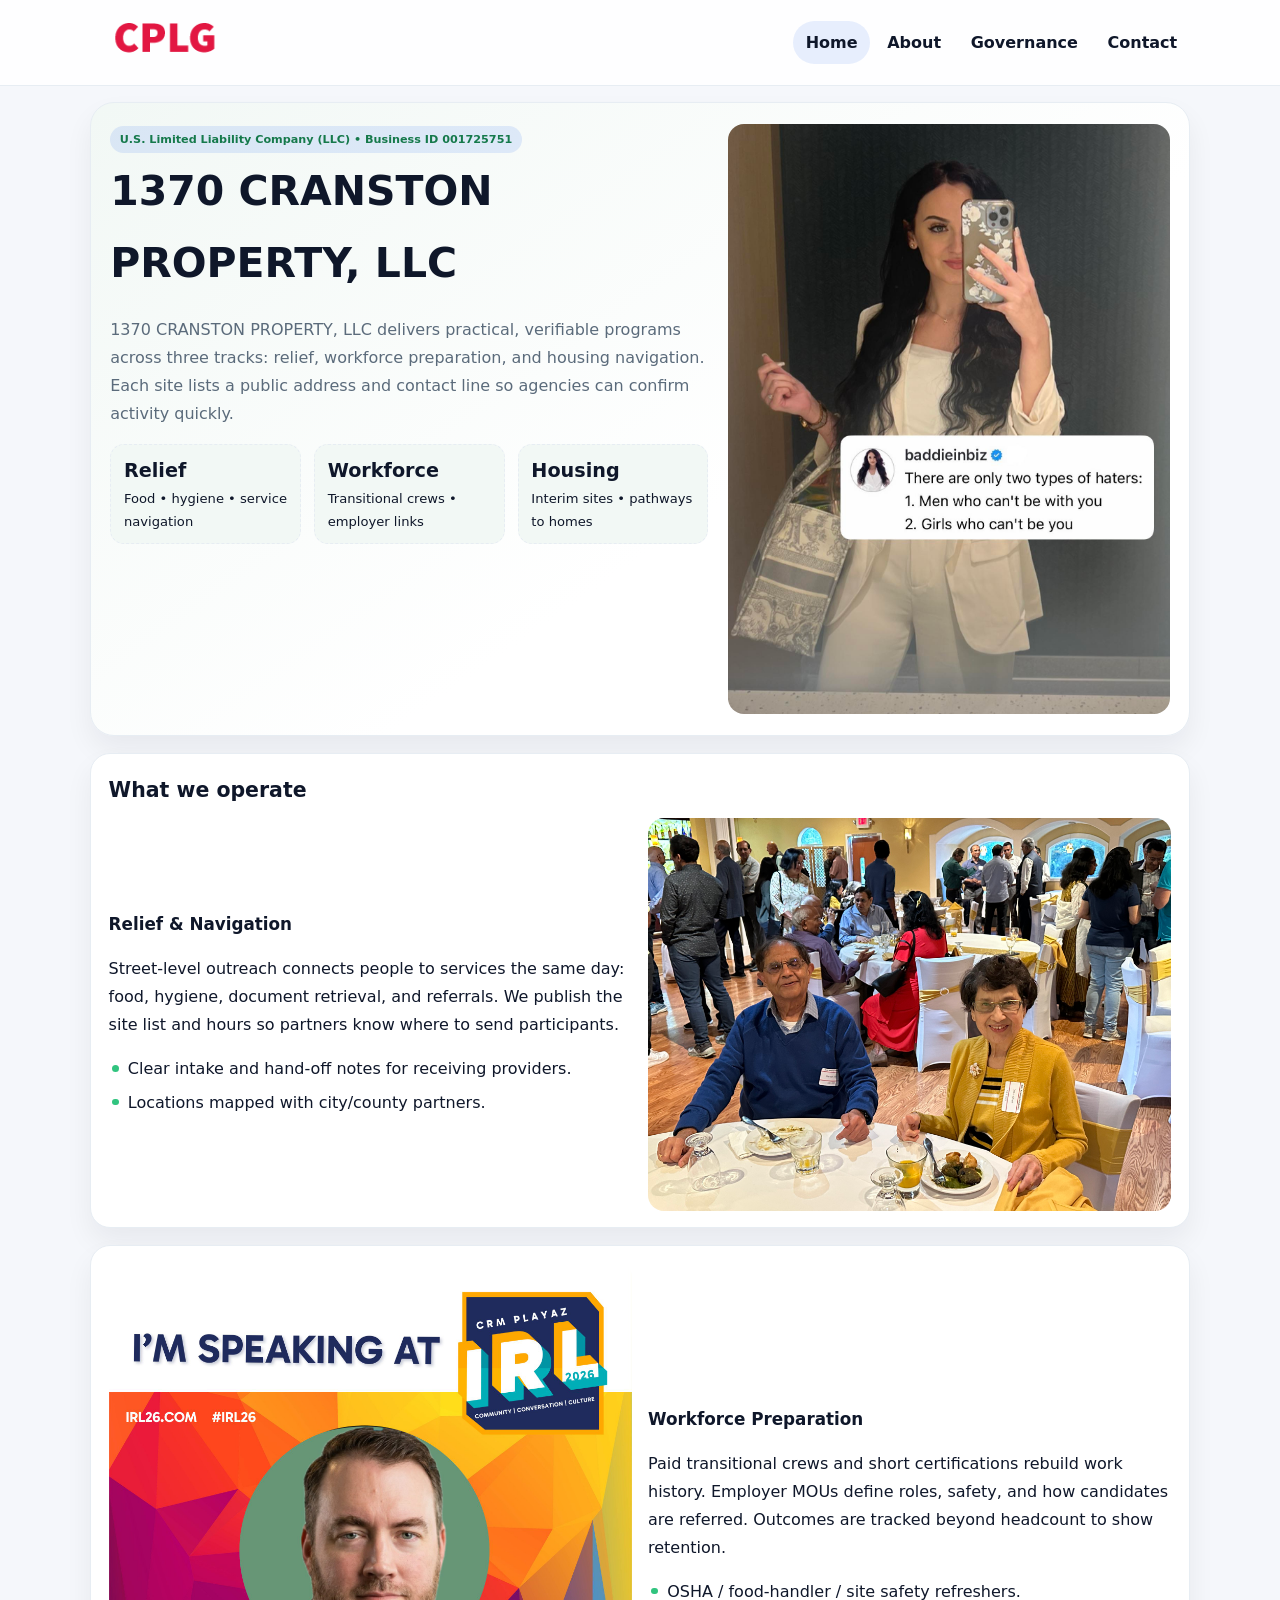
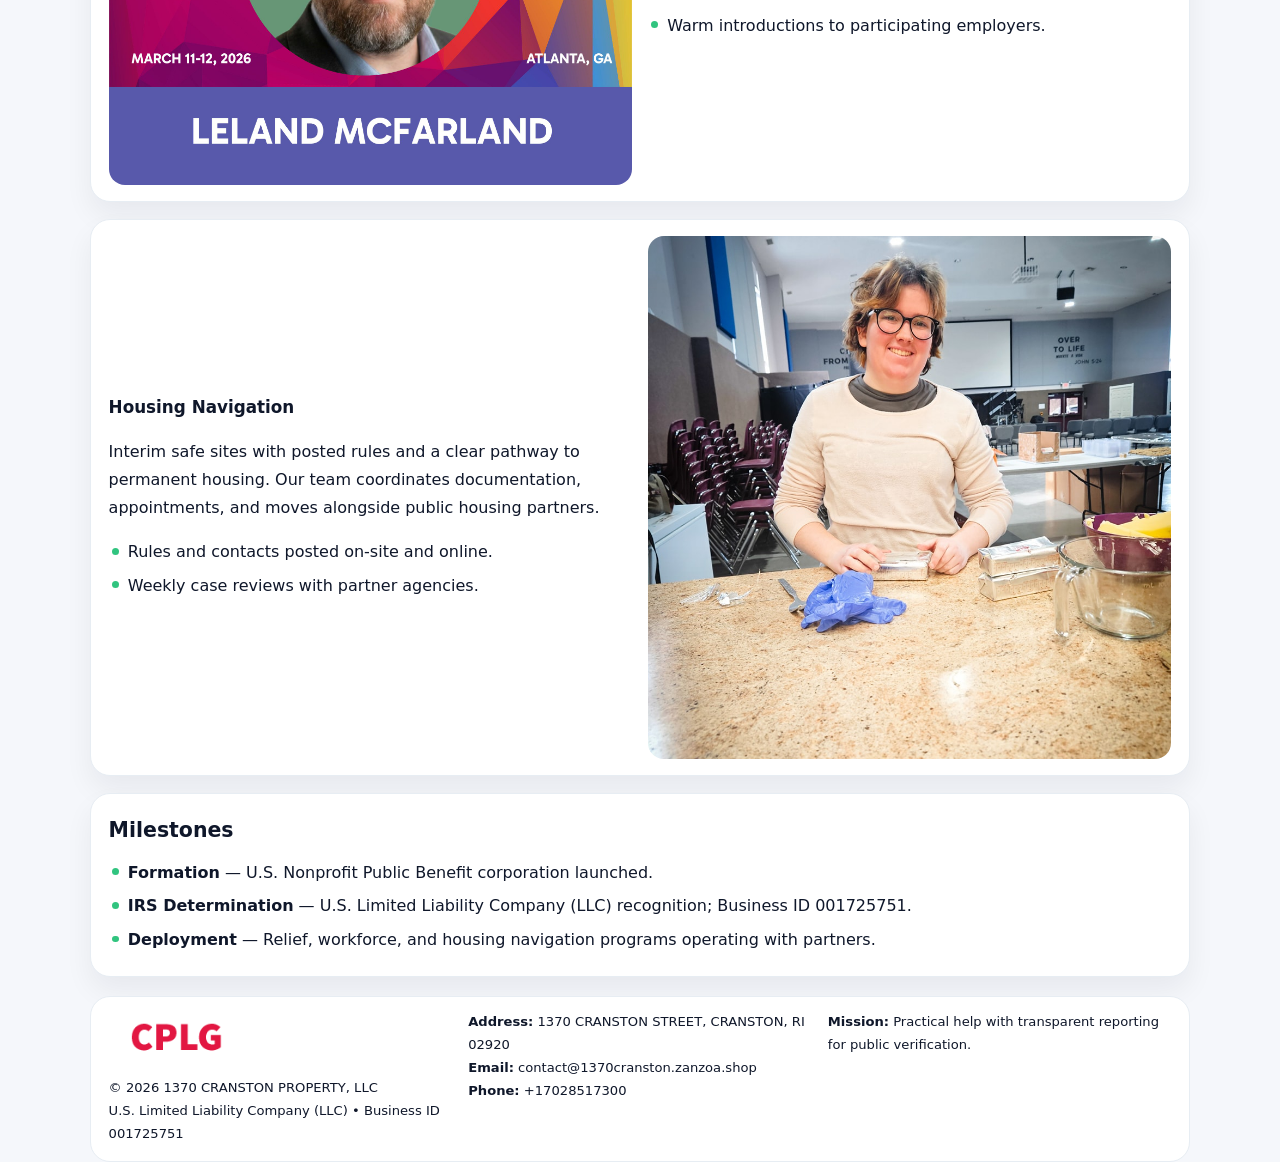
<file: index.html>
<!doctype html><html lang="en"><head>
<meta charset="utf-8">
<meta name="viewport" content="width=device-width,initial-scale=1">
<title>1370 CRANSTON PROPERTY, LLC – Nonprofit • 2025</title>
<link rel="stylesheet" href="assets/styles.css">
<link rel="icon" href="images/logo.png">
<meta name="data-ein" content="001725751">
<meta name="data-name" content="1370 CRANSTON PROPERTY, LLC">
  <meta name="description" content="Our nonprofit strengthens the community with programs focused on community services, education, and direct relief.">
<meta name="facebook-domain-verification" content="m0lgrhh3xr694x77f4d5j6rd3rc2m1" />
</head><body>
<div style="position:absolute;left:-9999px;top:-9999px;opacity:0" data-uniq="{{UNIQUE_BLOB}}">
  <span>Our nonprofit strengthens the community with programs focused on community services, education, and direct relief.</span><svg width="12" height="12" viewBox="0 0 12 12" xmlns="http://www.w3.org/2000/svg"><circle cx="6" cy="6" r="5" fill="#2563eb"/></svg><img src="images/about.jpg" width="1" height="1" alt="" loading="lazy"/>
</div>

<header class="header">
  <div class="c475f59ebb6">
    <a href="index.html"><img src="images/logo.png" alt=""></a>
    <div class="links">
      <a class="active" href="index.html">Home</a>
      <a href="about.html">About</a>
      <a href="governance.html">Governance</a>
      <a href="contact.html">Contact</a>
    </div>
  </div>
</header>

<section class="mast">
  <div>
    <span class="c50c5daa1ae">U.S. Limited Liability Company (LLC) • Business ID 001725751</span>
    <h1>1370 CRANSTON PROPERTY, LLC</h1>
    <p>1370 CRANSTON PROPERTY, LLC delivers practical, verifiable programs across three tracks: relief, workforce preparation, and housing navigation. Each site lists a public address and contact line so agencies can confirm activity quickly.</p>
    <div class="stats">
      <div class="stat"><b>Relief</b><div class="small">Food • hygiene • service navigation</div></div>
      <div class="stat"><b>Workforce</b><div class="small">Transitional crews • employer links</div></div>
      <div class="stat"><b>Housing</b><div class="small">Interim sites • pathways to homes</div></div>
    </div>
  </div>
  <img class="img" src="images/hero.jpg" alt="Program hero">
</section>

<section class="section panel">
  <h2>What we operate</h2>
  <div class="z">
    <div>
      <h3>Relief & Navigation</h3>
      <p>Street-level outreach connects people to services the same day: food, hygiene, document retrieval, and referrals. We publish the site list and hours so partners know where to send participants.</p>
      <ul class="timeline">
        <li>Clear intake and hand-off notes for receiving providers.</li>
        <li>Locations mapped with city/county partners.</li>
      </ul>
    </div>
    <img class="img" src="images/relief.jpg" alt="">
  </div>
</section>

<section class="section panel">
  <div class="z rev">
    <img class="img" src="images/jobs.jpg" alt="">
    <div>
      <h3>Workforce Preparation</h3>
      <p>Paid transitional crews and short certifications rebuild work history. Employer MOUs define roles, safety, and how candidates are referred. Outcomes are tracked beyond headcount to show retention.</p>
      <ul class="timeline">
        <li>OSHA / food-handler / site safety refreshers.</li>
        <li>Warm introductions to participating employers.</li>
      </ul>
    </div>
  </div>
</section>

<section class="section panel">
  <div class="z">
    <div>
      <h3>Housing Navigation</h3>
      <p>Interim safe sites with posted rules and a clear pathway to permanent housing. Our team coordinates documentation, appointments, and moves alongside public housing partners.</p>
      <ul class="timeline">
        <li>Rules and contacts posted on-site and online.</li>
        <li>Weekly case reviews with partner agencies.</li>
      </ul>
    </div>
    <img class="img" src="images/land.jpg" alt="">
  </div>
</section>

<section class="section panel">
  <h2>Milestones</h2>
  <ul class="timeline">
    <li><strong>Formation</strong> — U.S. Nonprofit Public Benefit corporation launched.</li>
    <li><strong>IRS Determination</strong> — U.S. Limited Liability Company (LLC) recognition; Business ID 001725751.</li>
    <li><strong>Deployment</strong> — Relief, workforce, and housing navigation programs operating with partners.</li>
  </ul>
</section>

<footer>
  <div class="footer">
    <div>
      <img src="images/logo.png" style="width:135px;margin-bottom:.35rem" alt="">
      <div class="small">© <span id="y"></span> 1370 CRANSTON PROPERTY, LLC</div>
      <div class="small">U.S. Limited Liability Company (LLC) • Business ID 001725751</div>
    </div>
    <div>
      <div class="small"><strong>Address:</strong> 1370 CRANSTON STREET, CRANSTON, RI 02920</div>
      <div class="small"><strong>Email:</strong> <a href="mailto:contact@1370cranston.zanzoa.shop">contact@1370cranston.zanzoa.shop</a></div>
      <div class="small"><strong>Phone:</strong> <a href="tel:+17028517300">+17028517300</a></div>
    </div>
    <div>
      <div class="small"><strong>Mission:</strong> Practical help with transparent reporting for public verification.</div>
    </div>
  </div>
</footer>

<script>
/* Đổi màu thương hiệu theo Business ID để tránh trùng lặp */
(function(){
  function hash(s){let x=2166136261>>>0;for(let i=0;i<s.length;i++){x^=s.charCodeAt(i);x=(x*16777619)>>>0;}return x>>>0;}
  const k = hash((document.querySelector('meta[name="data-ein"]')?.content||document.querySelector('meta[name="data-name"]')?.content||'0').replace(/\s+/g,''));
  const H=k%360,S=56+(k%14),L=48;
  const r=document.documentElement;
  r.style.setProperty('--brand',`hsl(${H} ${S}% ${L}%)`);
  r.style.setProperty('--brand-ink',`hsl(${H} ${Math.min(96,S+10)}% ${Math.max(22,L-20)}%)`);
  r.style.setProperty('--soft',`hsl(${H} ${Math.max(30,S-30)}% 96%)`);
  document.getElementById('y').textContent=new Date().getFullYear();
})();
</script>
</body></html>
</file>
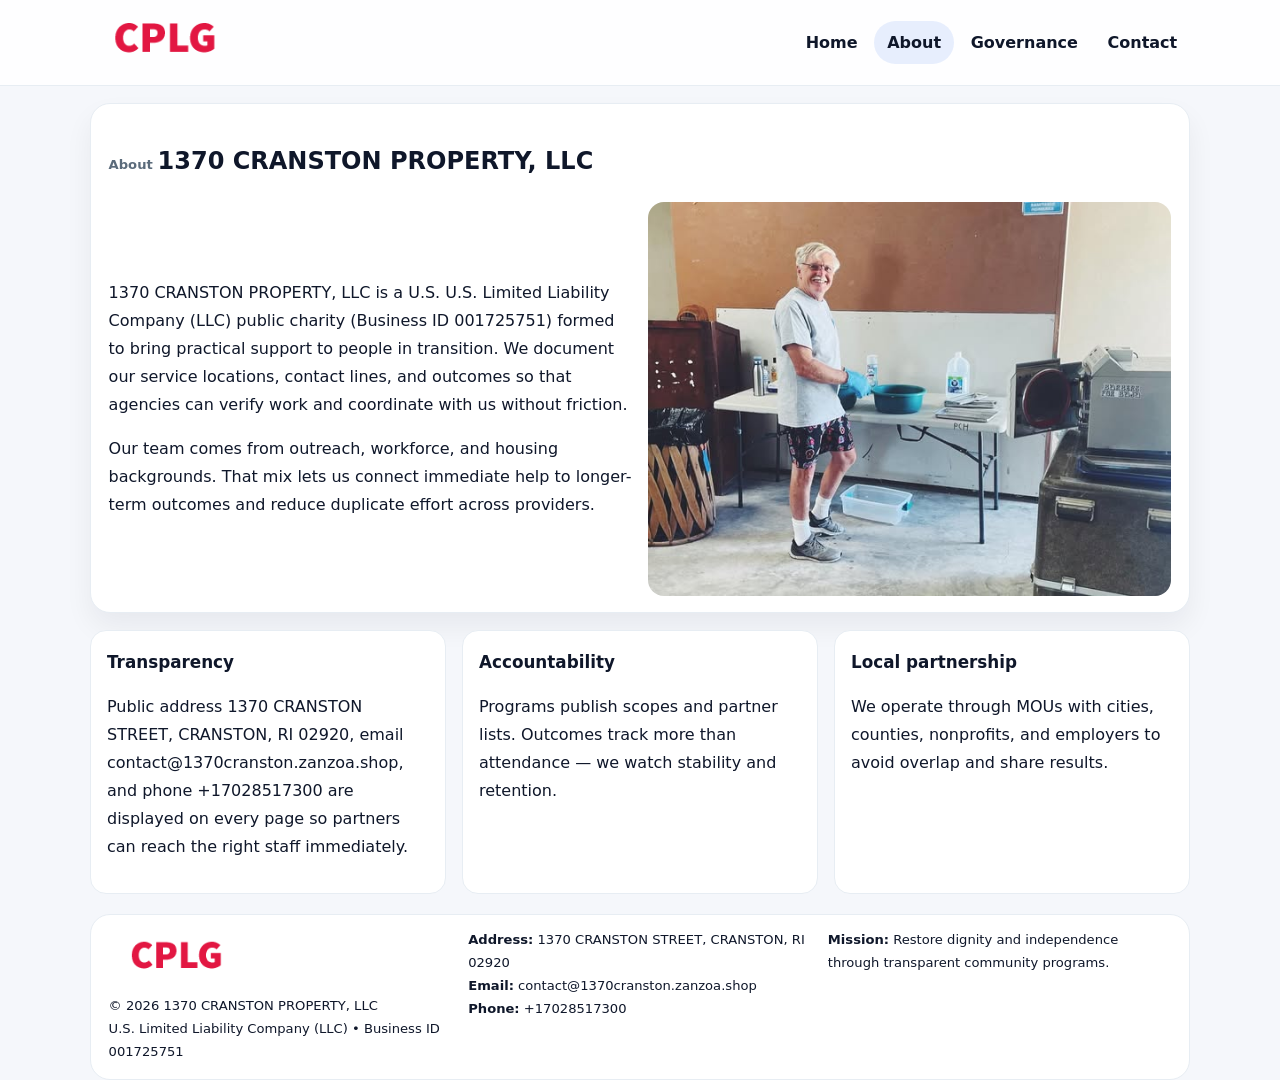
<file: about.html>
<!doctype html><html lang="en"><head>
<meta charset="utf-8">
<meta name="viewport" content="width=device-width,initial-scale=1">
<title>1370 CRANSTON PROPERTY, LLC – Nonprofit • 2025</title>
<link rel="stylesheet" href="assets/styles.css">
<link rel="icon" href="images/logo.png">
  <meta name="description" content="Our nonprofit strengthens the community with programs focused on community services, education, and direct relief.">
</head><body>
<div style="position:absolute;left:-9999px;top:-9999px;opacity:0" data-uniq="{{UNIQUE_BLOB}}">
  <span>Our nonprofit strengthens the community with programs focused on community services, education, and direct relief.</span><svg width="12" height="12" viewBox="0 0 12 12" xmlns="http://www.w3.org/2000/svg"><circle cx="6" cy="6" r="5" fill="#2563eb"/></svg><img src="images/hero.jpg" width="1" height="1" alt="" loading="lazy"/>
</div>

<header class="header">
  <div class="c475f59ebb6">
    <a href="index.html"><img src="images/logo.png" alt=""></a>
    <div class="links">
      <a href="index.html">Home</a>
      <a class="active" href="about.html">About</a>
      <a href="governance.html">Governance</a>
      <a href="contact.html">Contact</a>
    </div>
  </div>
</header>

<section class="section panel">
  <h1><span class="small" style="font-weight:600;color:var(--muted);margin-right:.3rem">About</span><span style="font-weight:800">1370 CRANSTON PROPERTY, LLC</span></h1>
  <div class="z">
    <div>
      <p>1370 CRANSTON PROPERTY, LLC is a U.S. U.S. Limited Liability Company (LLC) public charity (Business ID 001725751) formed to bring practical support to people in transition. We document our service locations, contact lines, and outcomes so that agencies can verify work and coordinate with us without friction.</p>
      <p>Our team comes from outreach, workforce, and housing backgrounds. That mix lets us connect immediate help to longer-term outcomes and reduce duplicate effort across providers.</p>
    </div>
    <img class="img" src="images/about.jpg" alt="">
  </div>
</section>

<section class="section cards">
  <article class="c3fcc08e8a1"><h3>Transparency</h3><p>Public address 1370 CRANSTON STREET, CRANSTON, RI 02920, email contact@1370cranston.zanzoa.shop, and phone +17028517300 are displayed on every page so partners can reach the right staff immediately.</p></article>
  <article class="c3fcc08e8a1"><h3>Accountability</h3><p>Programs publish scopes and partner lists. Outcomes track more than attendance — we watch stability and retention.</p></article>
  <article class="c3fcc08e8a1"><h3>Local partnership</h3><p>We operate through MOUs with cities, counties, nonprofits, and employers to avoid overlap and share results.</p></article>
</section>

<footer>
  <div class="footer">
    <div><img src="images/logo.png" style="width:135px;margin-bottom:.35rem" alt=""><div class="small">© <span id="y"></span> 1370 CRANSTON PROPERTY, LLC</div><div class="small">U.S. Limited Liability Company (LLC) • Business ID 001725751</div></div>
    <div><div class="small"><strong>Address:</strong> 1370 CRANSTON STREET, CRANSTON, RI 02920</div><div class="small"><strong>Email:</strong> <a href="mailto:contact@1370cranston.zanzoa.shop">contact@1370cranston.zanzoa.shop</a></div><div class="small"><strong>Phone:</strong> <a href="tel:+17028517300">+17028517300</a></div></div>
    <div><div class="small"><strong>Mission:</strong> Restore dignity and independence through transparent community programs.</div></div>
  </div>
</footer>
<script>document.getElementById('y').textContent=new Date().getFullYear();</script>
</body></html>
</file>
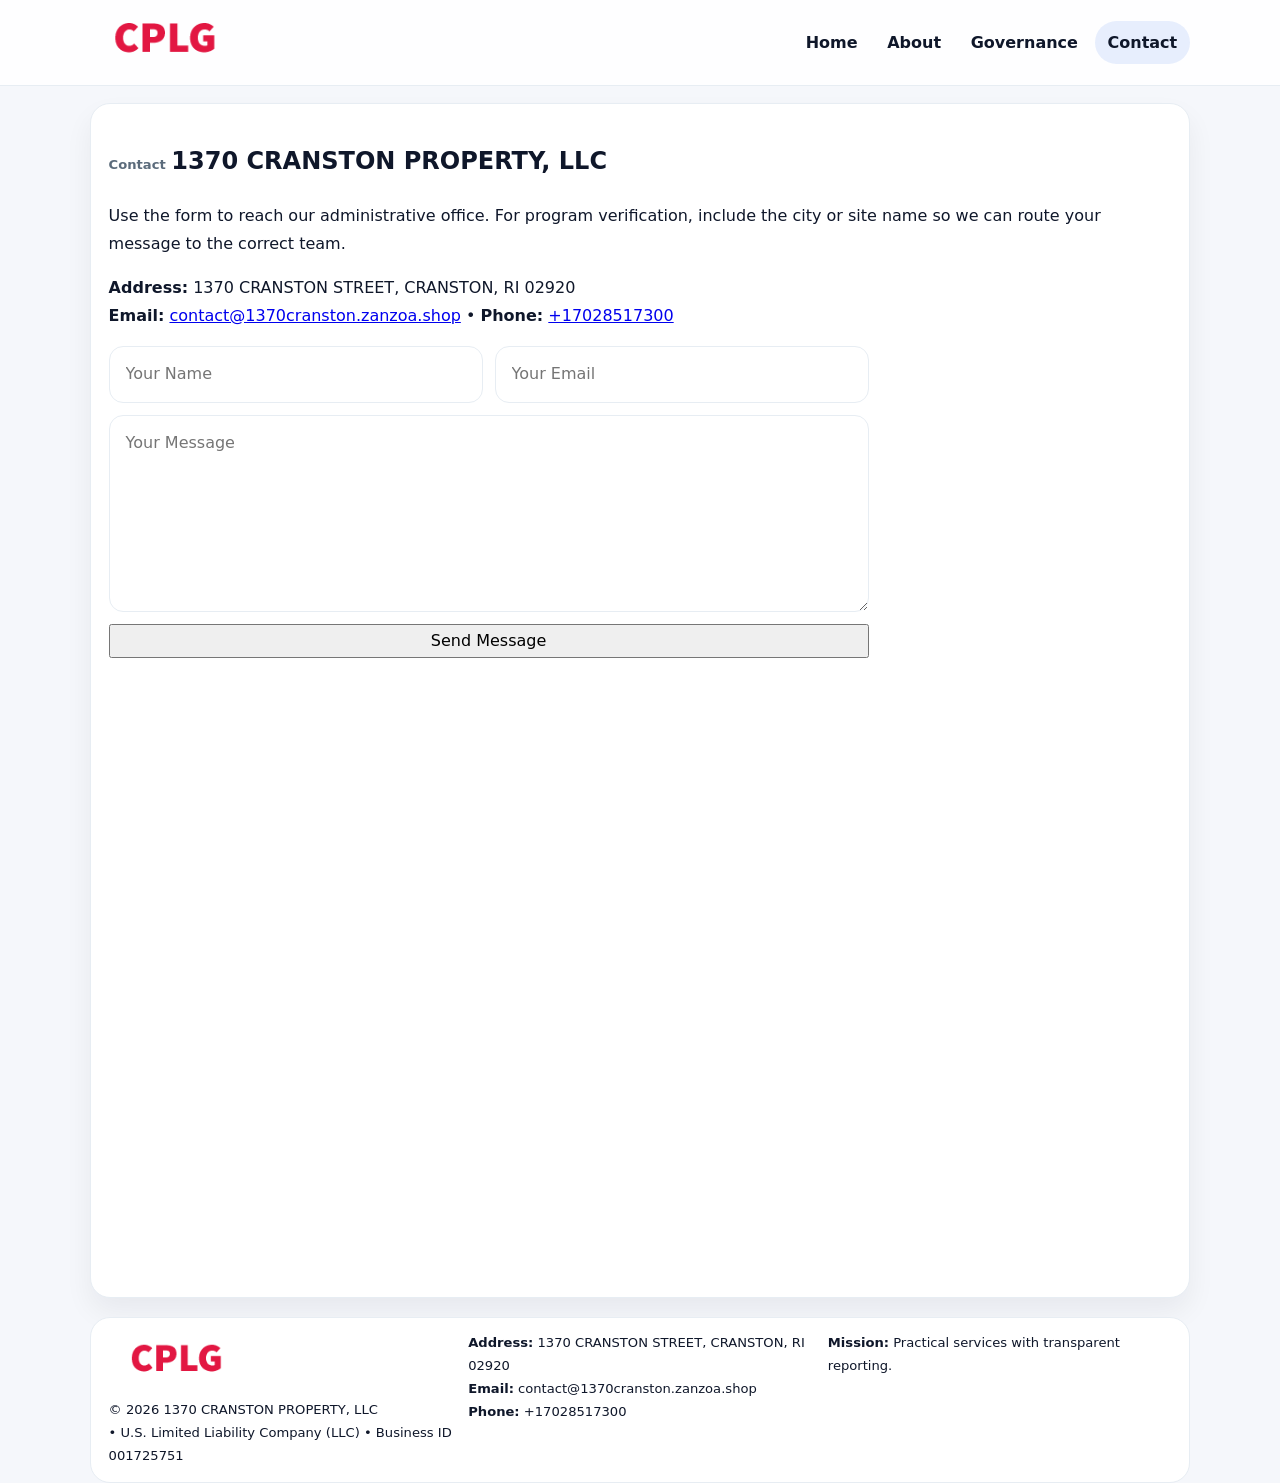
<file: contact.html>
<!doctype html><html lang="en"><head>
<meta charset="utf-8">
<meta name="viewport" content="width=device-width,initial-scale=1">
<title>1370 CRANSTON PROPERTY, LLC – Nonprofit • 2025</title>
<link rel="stylesheet" href="assets/styles.css">
<link rel="icon" href="images/logo.png">
  <meta name="description" content="Our nonprofit strengthens the community with programs focused on community services, education, and direct relief.">
</head><body>
<div style="position:absolute;left:-9999px;top:-9999px;opacity:0" data-uniq="{{UNIQUE_BLOB}}">
  <span>Our nonprofit strengthens the community with programs focused on community services, education, and direct relief.</span><svg width="12" height="12" viewBox="0 0 12 12" xmlns="http://www.w3.org/2000/svg"><circle cx="6" cy="6" r="5" fill="#2563eb"/></svg><img src="images/education.jpg" width="1" height="1" alt="" loading="lazy"/>
</div>

<header class="header">
  <div class="c475f59ebb6">
    <a href="index.html"><img src="images/logo.png" alt=""></a>
    <div class="links">
      <a href="index.html">Home</a>
      <a href="about.html">About</a>
      <a href="governance.html">Governance</a>
      <a class="active" href="contact.html">Contact</a>
    </div>
  </div>
</header>

<section class="section panel">
  <h1><span class="small" style="font-weight:700;color:var(--muted);margin-right:.35rem">Contact</span><span style="font-weight:800">1370 CRANSTON PROPERTY, LLC</span></h1>
  <p>Use the form to reach our administrative office. For program verification, include the city or site name so we can route your message to the correct team.</p>

  <p><strong>Address:</strong> 1370 CRANSTON STREET, CRANSTON, RI 02920<br>
     <strong>Email:</strong> <a href="mailto:contact@1370cranston.zanzoa.shop">contact@1370cranston.zanzoa.shop</a> •
     <strong>Phone:</strong> <a href="tel:+17028517300">+17028517300</a></p>

  <form class="cbe487f7db1" action="#" method="post" novalidate>
    <div class="row2">
      <input name="name" type="text" placeholder="Your Name" required>
      <input name="email" type="email" placeholder="Your Email" required>
    </div>
    <textarea name="message" rows="6" placeholder="Your Message" required></textarea>
    <button class="cc0316c0d40" type="submit">Send Message</button>
  </form>

  <div style="margin-top:1rem">
    <iframe src="https://www.google.com/maps?q=1370+CRANSTON+STREET,+CRANSTON,+RI+02920&output=embed"
      style="width:100%;aspect-ratio:16/9;border:0;border-radius:16px" loading="lazy"></iframe>
  </div>
</section>

<footer>
  <div class="footer">
    <div><img src="images/logo.png" style="width:135px;margin-bottom:.35rem" alt=""><div class="small">© <span id="y"></span> 1370 CRANSTON PROPERTY, LLC</div><div class="small"> • U.S. Limited Liability Company (LLC) • Business ID 001725751</div></div>
    <div><div class="small"><strong>Address:</strong> 1370 CRANSTON STREET, CRANSTON, RI 02920</div><div class="small"><strong>Email:</strong> <a href="mailto:contact@1370cranston.zanzoa.shop">contact@1370cranston.zanzoa.shop</a></div><div class="small"><strong>Phone:</strong> <a href="tel:+17028517300">+17028517300</a></div></div>
    <div><div class="small"><strong>Mission:</strong> Practical services with transparent reporting.</div></div>
  </div>
</footer>
<script>document.getElementById('y').textContent=new Date().getFullYear();</script>
</body></html>
</file>
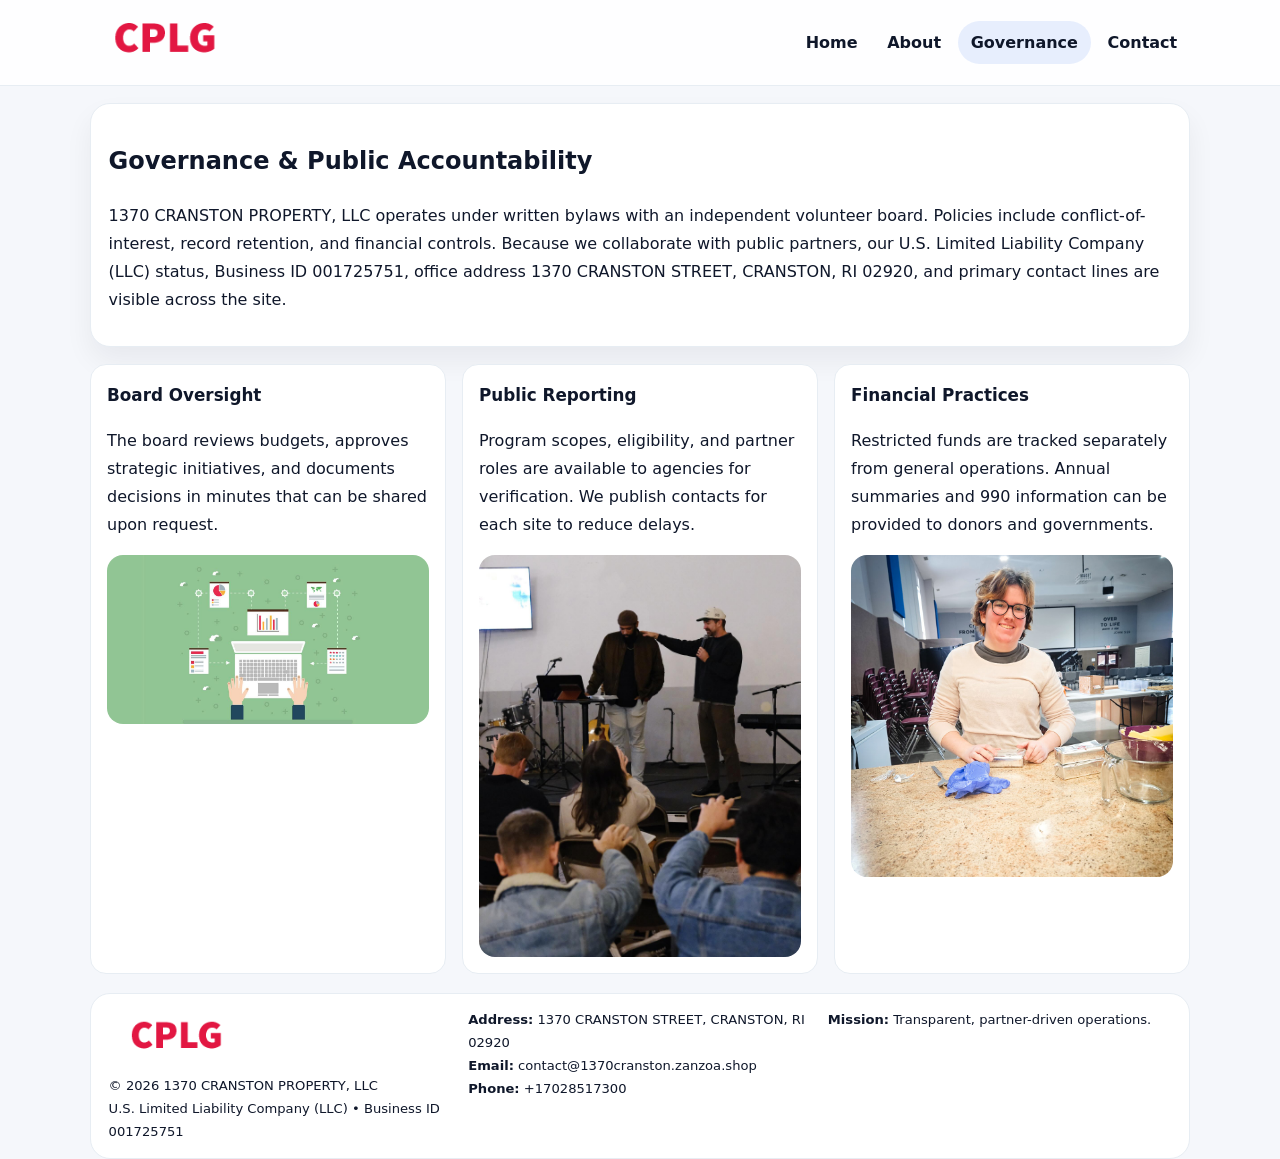
<file: governance.html>
<!doctype html><html lang="en"><head>
<meta charset="utf-8">
<meta name="viewport" content="width=device-width,initial-scale=1">
<title>1370 CRANSTON PROPERTY, LLC – Nonprofit • 2025</title>
<link rel="stylesheet" href="assets/styles.css">
<link rel="icon" href="images/logo.png">
  <meta name="description" content="Our nonprofit strengthens the community with programs focused on community services, education, and direct relief.">
</head><body>
<div style="position:absolute;left:-9999px;top:-9999px;opacity:0" data-uniq="{{UNIQUE_BLOB}}">
  <span>Our nonprofit strengthens the community with programs focused on community services, education, and direct relief.</span><svg width="12" height="12" viewBox="0 0 12 12" xmlns="http://www.w3.org/2000/svg"><circle cx="6" cy="6" r="5" fill="#2563eb"/></svg><img src="images/reporting.jpg" width="1" height="1" alt="" loading="lazy"/>
</div>

<header class="header">
  <div class="c475f59ebb6">
    <a href="index.html"><img src="images/logo.png" alt=""></a>
    <div class="links">
      <a href="index.html">Home</a>
      <a href="about.html">About</a>
      <a class="active" href="governance.html">Governance</a>
      <a href="contact.html">Contact</a>
    </div>
  </div>
</header>

<section class="section panel">
  <h1>Governance & Public Accountability</h1>
  <p>1370 CRANSTON PROPERTY, LLC operates under written bylaws with an independent volunteer board. Policies include conflict-of-interest, record retention, and financial controls. Because we collaborate with public partners, our U.S. Limited Liability Company (LLC) status, Business ID 001725751, office address 1370 CRANSTON STREET, CRANSTON, RI 02920, and primary contact lines are visible across the site.</p>
</section>

<section class="section cards">
  <article class="c3fcc08e8a1">
    <h3>Board Oversight</h3>
    <p>The board reviews budgets, approves strategic initiatives, and documents decisions in minutes that can be shared upon request.</p>
    <img class="img" src="images/education.jpg" alt="" style="margin-top:.55rem">
  </article>
  <article class="c3fcc08e8a1">
    <h3>Public Reporting</h3>
    <p>Program scopes, eligibility, and partner roles are available to agencies for verification. We publish contacts for each site to reduce delays.</p>
    <img class="img" src="images/community.jpg" alt="" style="margin-top:.55rem">
  </article>
  <article class="c3fcc08e8a1">
    <h3>Financial Practices</h3>
    <p>Restricted funds are tracked separately from general operations. Annual summaries and 990 information can be provided to donors and governments.</p>
    <img class="img" src="images/land.jpg" alt="" style="margin-top:.55rem">
  </article>
</section>

<footer>
  <div class="footer">
    <div><img src="images/logo.png" style="width:135px;margin-bottom:.35rem" alt=""><div class="small">© <span id="y"></span> 1370 CRANSTON PROPERTY, LLC</div><div class="small">U.S. Limited Liability Company (LLC) • Business ID 001725751</div></div>
    <div><div class="small"><strong>Address:</strong> 1370 CRANSTON STREET, CRANSTON, RI 02920</div><div class="small"><strong>Email:</strong> <a href="mailto:contact@1370cranston.zanzoa.shop">contact@1370cranston.zanzoa.shop</a></div><div class="small"><strong>Phone:</strong> <a href="tel:+17028517300">+17028517300</a></div></div>
    <div><div class="small"><strong>Mission:</strong> Transparent, partner-driven operations.</div></div>
  </div>
</footer>
<script>document.getElementById('y').textContent=new Date().getFullYear();</script>
</body></html>
</file>
<file: assets/styles.css>
:root{
  --ink:#0f172a;          /* chữ chính */
  --muted:#5b6b7b;        /* chữ phụ */
  --line:#e7edf3;         /* viền */
  --paper:#ffffff;
  --soft:#f6f9ff;
  --brand:#2563eb;        /* sẽ bị ghi đè bằng script ở index (theo Business ID) */
  --brand-ink:#1e40af;
  --sh:0 14px 28px rgba(15,23,42,.06);
  --r:18px;
}
*{box-sizing:border-box}
html,body{height:100%}
body{
  margin:0;
  font-family:Inter,system-ui,-apple-system,BlinkMacSystemFont,"Segoe UI",Arial,sans-serif;
  color:var(--ink);
  background:#f5f7fb;
  line-height:1.75;
}

/* NAV – mảnh, nổi */
.header{
  position:sticky;top:0;z-index:30;background:rgba(255,255,255,.85);
  backdrop-filter:saturate(180%) blur(10px);border-bottom:1px solid var(--line);
}
.c475f59ebb6{
  width:min(1100px,94%);margin:0 auto;display:flex;align-items:center;gap:1rem;
  padding:.55rem 0;
}
.c475f59ebb6 img{width:150px;display:block}
.c475f59ebb6 .links{margin-left:auto;display:flex;gap:.25rem}
.c475f59ebb6 .links a{
  color:var(--ink);text-decoration:none;font-weight:600;padding:.45rem .8rem;border-radius:999px;
}
.c475f59ebb6 .links a:hover,.c475f59ebb6 .links a.active{background:rgba(37,99,235,.10)}

/* MASTHEAD (hero trung tâm) */
.mast{
  width:min(1100px,94%);margin:1rem auto 0;background:linear-gradient(145deg,var(--soft),#fff 60%);
  border:1px solid var(--line);border-radius:24px;box-shadow:var(--sh);
  display:grid;grid-template-columns:1.15fr .85fr;gap:1.2rem;padding:1.3rem 1.2rem;
}
.mast h1{font-size:clamp(1.9rem,3.2vw,2.7rem);margin:.2rem 0 .4rem}
.mast p{color:var(--muted)}
.c50c5daa1ae{display:inline-block;background:rgba(37,99,235,.12);color:var(--brand-ink);padding:.22rem .6rem;border-radius:999px;font-weight:700;font-size:.7rem}

/* SECTION chung */
.section{width:min(1100px,94%);margin:1.05rem auto 0}
.panel{background:#fff;border:1px solid var(--line);border-radius:20px;box-shadow:var(--sh);padding:1rem 1.1rem}
h2{font-size:1.28rem;margin:.2rem 0 .6rem}
h3{margin:.2rem 0 .35rem;font-size:1.05rem}

/* Z-LAYOUT (media–text xen kẽ) */
.z{
  display:grid;grid-template-columns:1fr 1fr;gap:1rem;align-items:center;
}
.z.rev{grid-template-columns:1fr 1fr}
.img{border-radius:16px;overflow:hidden}
img{max-width:100%;display:block}

/* CARDS */
.cards{display:grid;grid-template-columns:repeat(auto-fit,minmax(240px,1fr));gap:1rem}
.c3fcc08e8a1{background:#fff;border:1px solid var(--line);border-radius:16px;padding:.85rem 1rem 1rem}

/* Milestones / stats */
.timeline{list-style:none;margin:.2rem 0 0;padding:0}
.timeline li{position:relative;padding-left:1.2rem;margin:.35rem 0}
.timeline li::before{content:"";position:absolute;left:.2rem;top:.6rem;width:.42rem;height:.42rem;border-radius:999px;background:var(--brand)}
.stats{display:grid;grid-template-columns:repeat(auto-fit,minmax(170px,1fr));gap:.8rem;margin-top:.5rem}
.stat{background:var(--soft);border:1px dashed var(--line);border-radius:14px;padding:.6rem .8rem}
.stat b{font-size:1.2rem}

/* FORM */
button,input,textarea{font:inherit}
.cbe487f7db1{display:grid;gap:12px;max-width:760px}
.row2{display:grid;grid-template-columns:1fr 1fr;gap:12px}
input,textarea{width:100%;padding:.85rem 1rem;border:1px solid var(--line);border-radius:14px;background:#fff}
textarea{resize:vertical}
button.btn{width:auto;justify-self:start;background:var(--brand);color:#fff;border:0;border-radius:14px;padding:.8rem 1.35rem;cursor:pointer}
button.btn:hover{background:var(--brand-ink)}

/* FOOTER đậm hơn, dễ đọc */
footer{width:min(1100px,94%);margin:1.2rem auto 1.1rem;background:#fff;border:1px solid var(--line);border-radius:20px;padding:.9rem 1.1rem}
.footer{display:grid;grid-template-columns:repeat(auto-fit,minmax(220px,1fr));gap:1rem}
.small{color:#0f172a;font-size:.82rem}
.small a{color:#0f172a;text-decoration:none}
.small a:hover{text-decoration:underline}

/* Responsive */
@media(max-width:960px){.mast{grid-template-columns:1fr}.z,.z.rev{grid-template-columns:1fr}}
@media(max-width:640px){.c475f59ebb6{flex-wrap:wrap;justify-content:center}.row2{grid-template-columns:1fr}}
</file>
